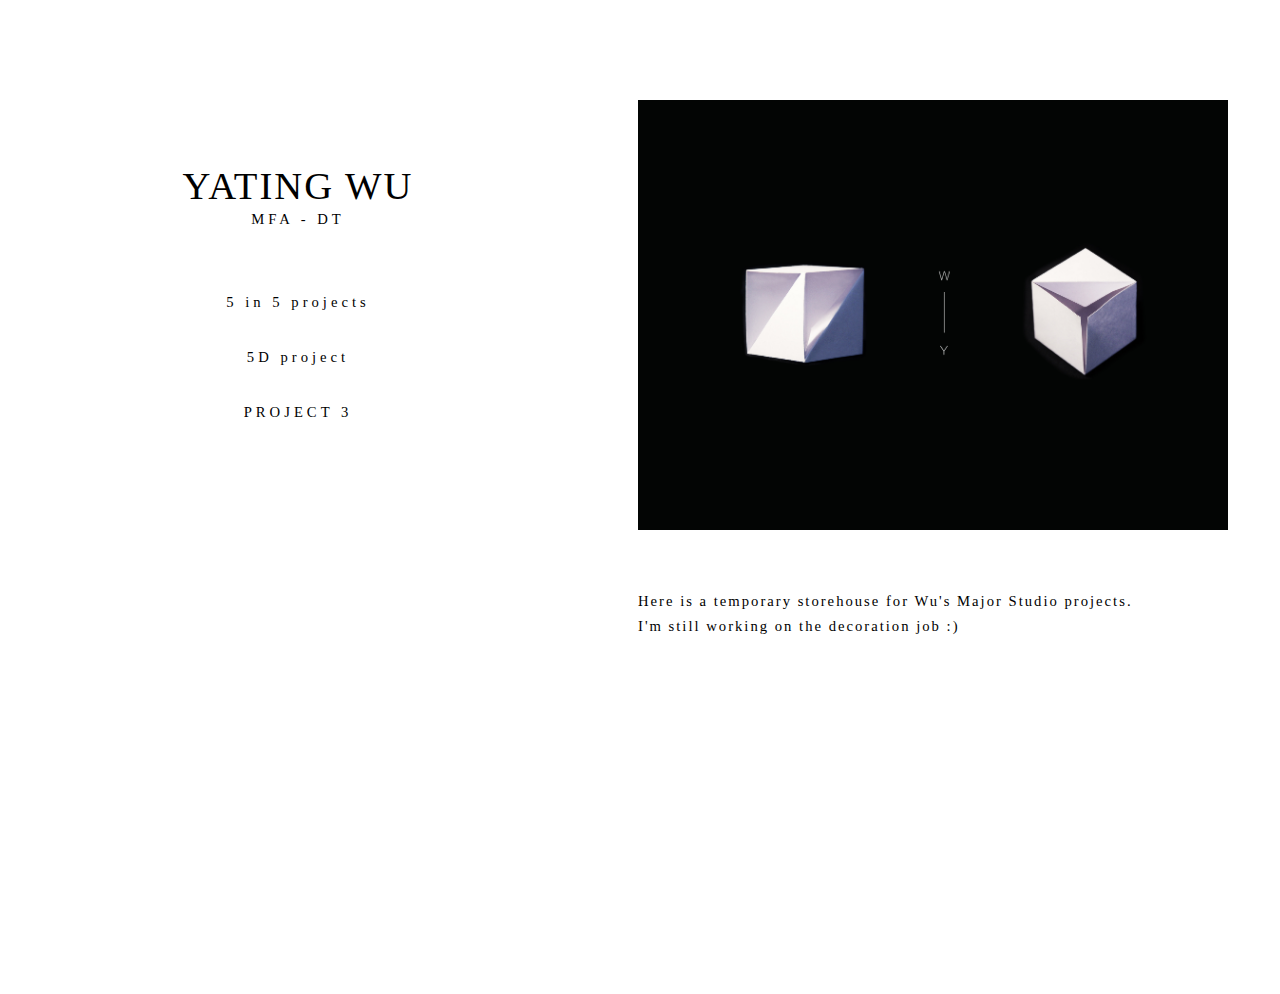
<file: Index.html>
<!DOCTYPE html>
<html lang="en">
<head>
    <meta charset="UTF-8">
    <title>Yating Wu</title>
    <link rel="stylesheet" href="CSS.css">

</head>
<body>
<div class="nav">
    <div class="title">
        <a href="Index.html"><button class="titleword" id="name">YATING WU
        <p class="titleword" id="major">MFA - DT</p></button></a>
    </div>
    <div class="projects">
        <a href="P1.html"><button class="nav-b">5 in 5 projects</button></a>
        <br>
        <a href="P2.html"><button class="nav-b">5D project</button></a>
        <br>
        <a href="P3.html"><button class="nav-b">PROJECT 3</button></a>
    </div>
</div>
<div class="content">
    <div class="project1">
        <img src="img/index.JPG" height="430" width="590"/>
        <p class="description">Here is a temporary storehouse for Wu's Major Studio projects.
            <br>I'm still working on the decoration job :)

        </p>
    </div>

</div>
</body>
</html>
</file>
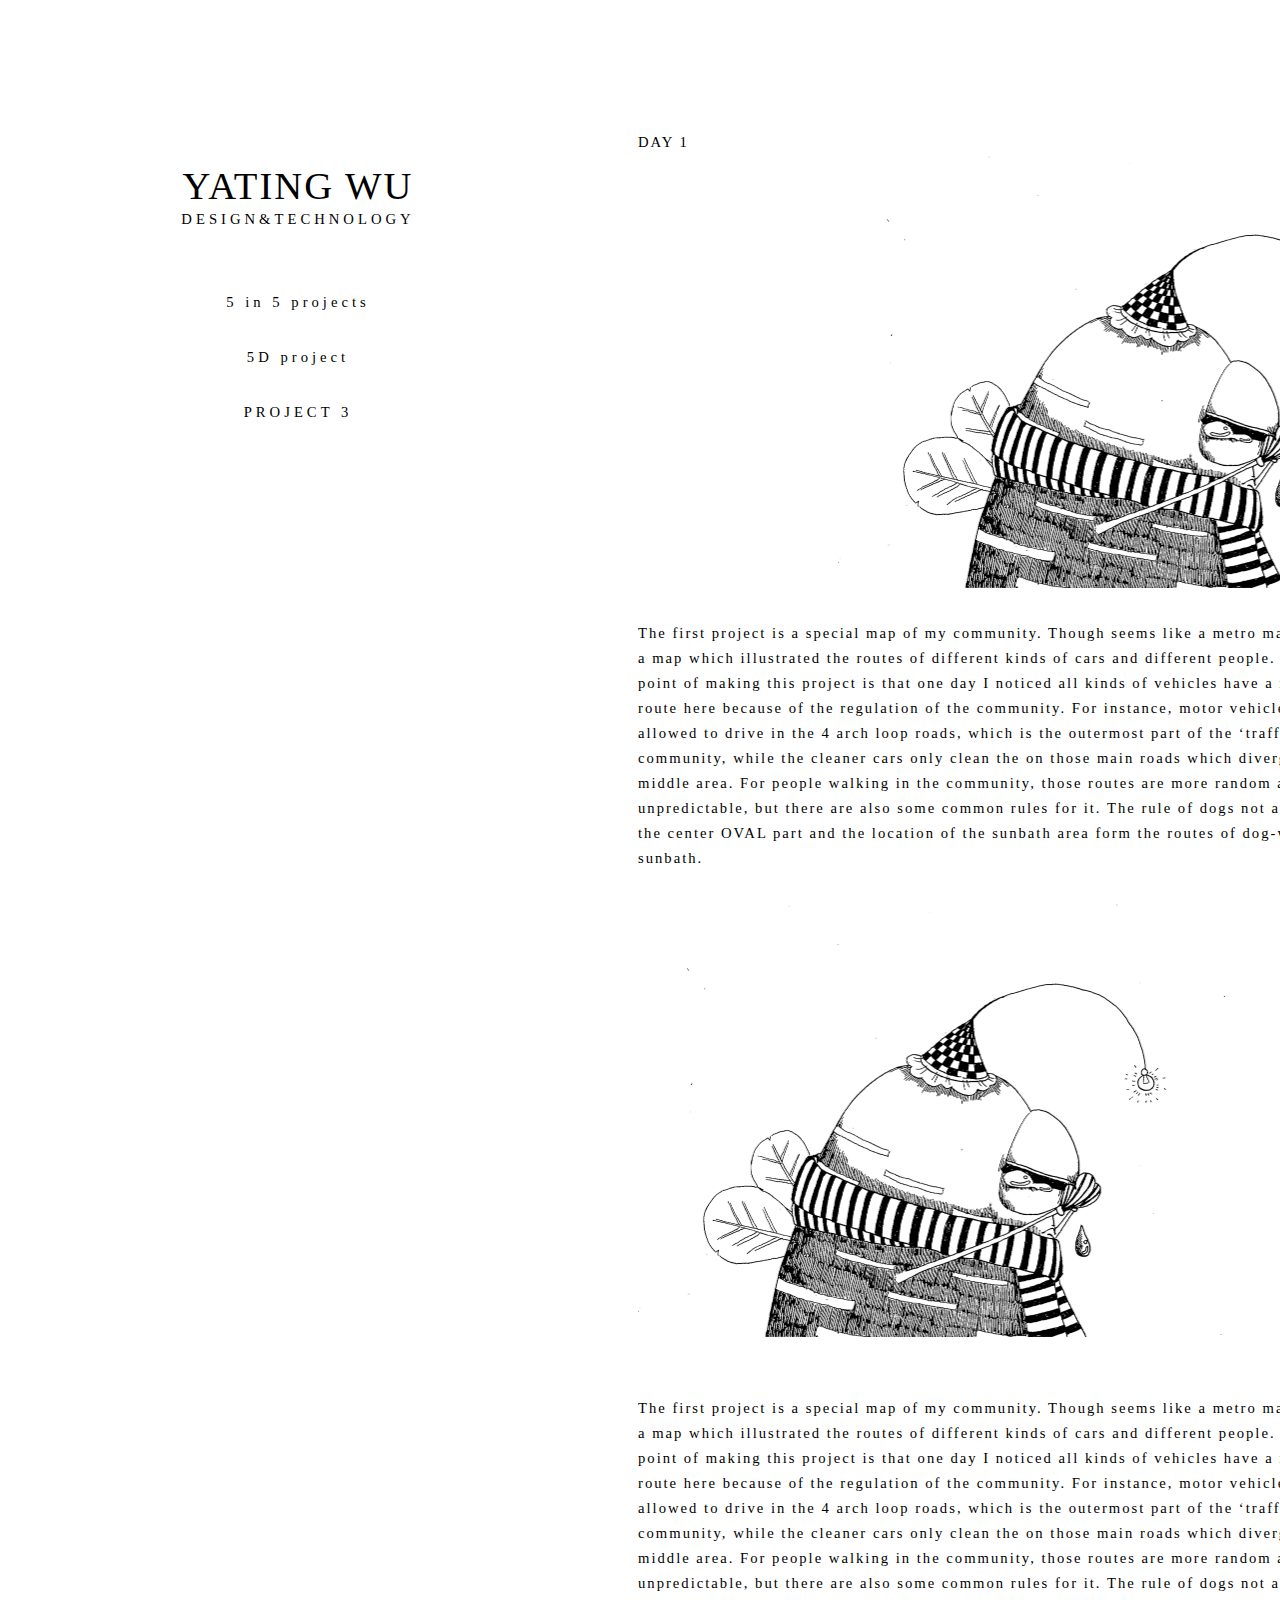
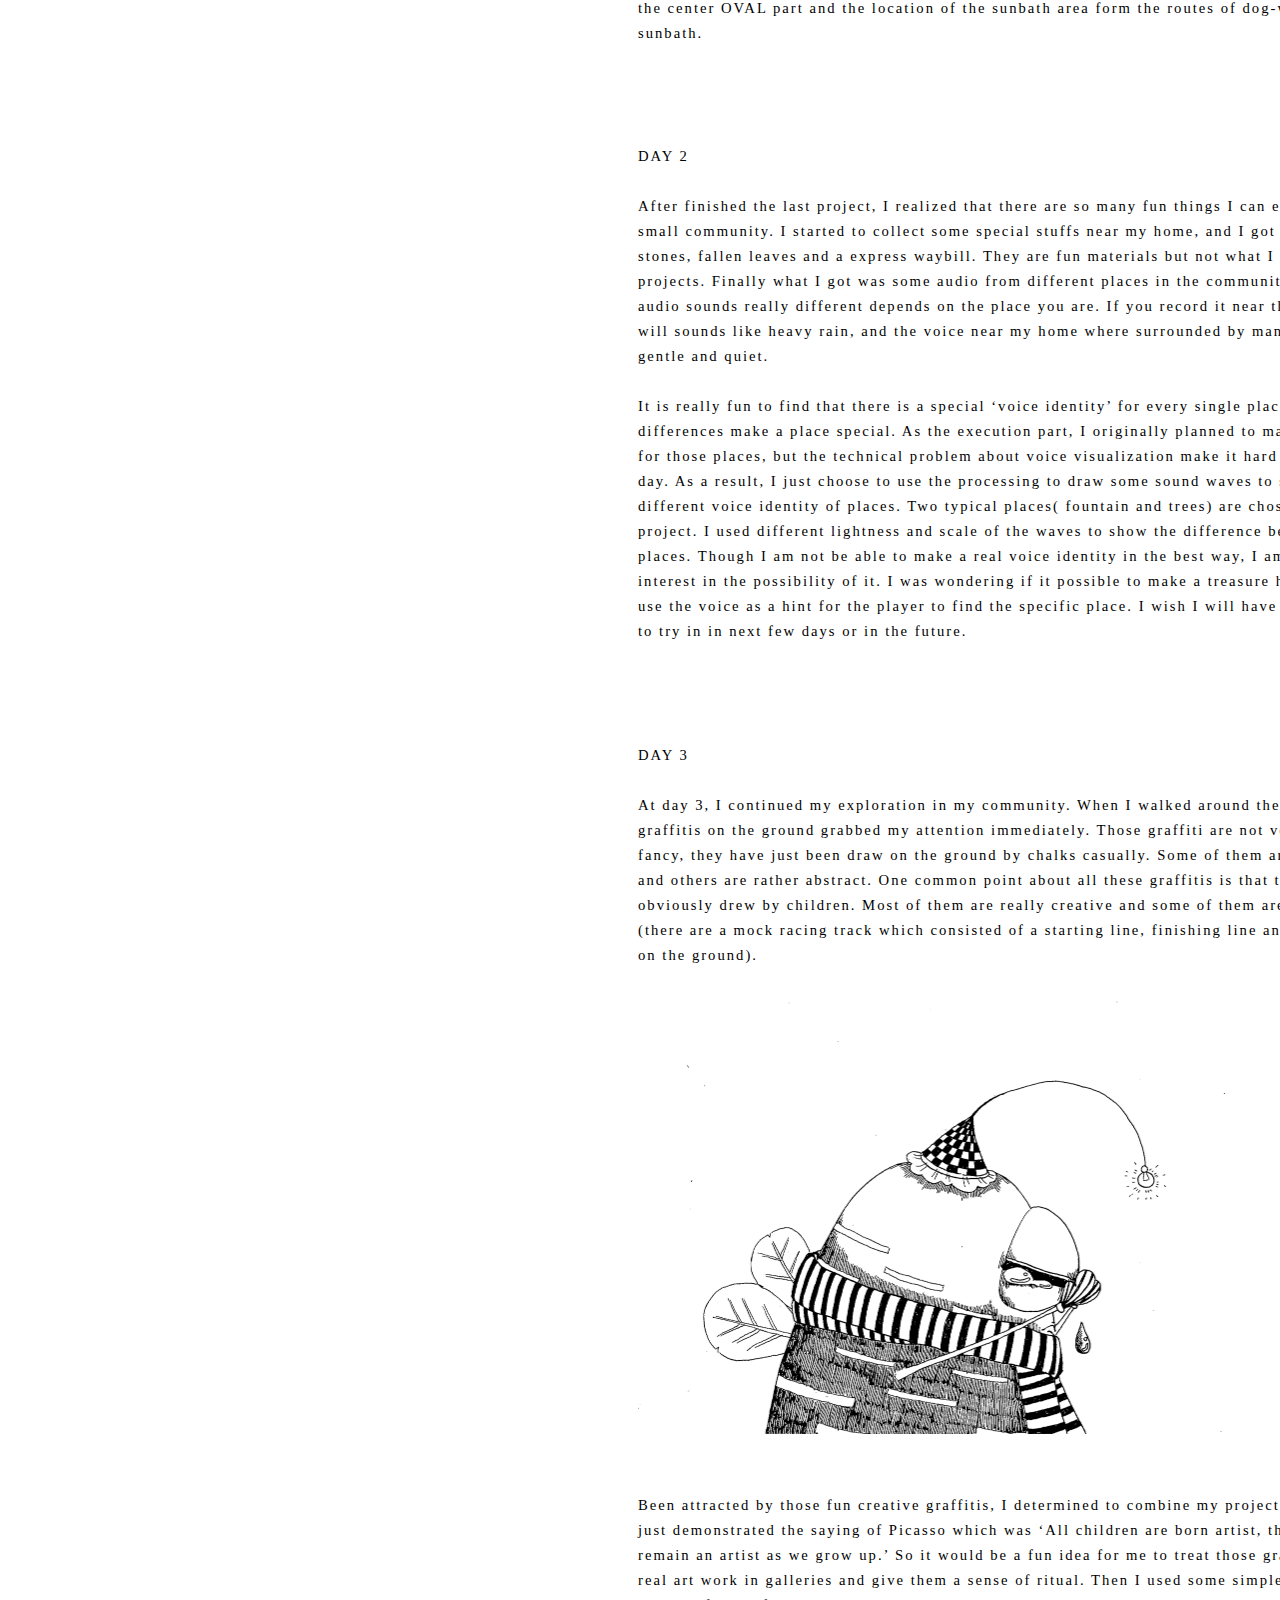
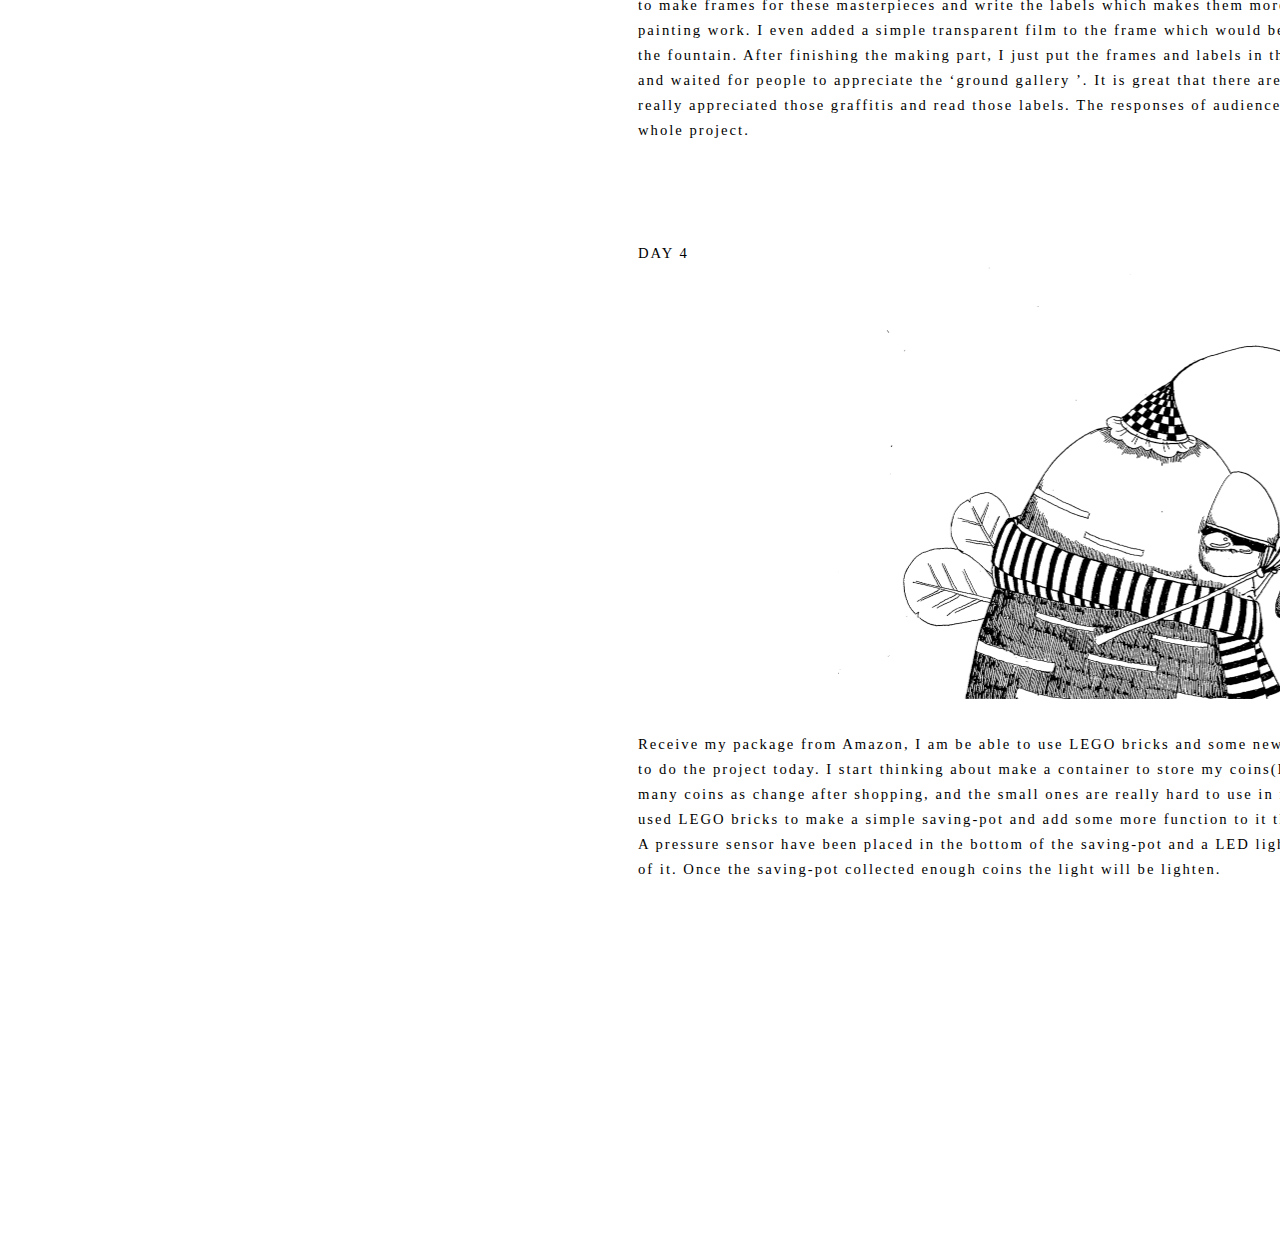
<file: P1.html>
<!DOCTYPE html>
<html lang="en">
<head>
    <meta charset="UTF-8">
    <title>Yating Wu</title>
    <link rel="stylesheet" href="CSS.css">

</head>
<body>
<div class="nav">
    <div class="title">
        <a href="Index.html"><button class="titleword" id="name">YATING WU
            <p class="titleword" id="major">DESIGN&TECHNOLOGY</p></button></a>
    </div>
    <div class="projects">
        <a href="P1.html"><button class="nav-b">5 in 5 projects</button></a>
        <br>
        <a href="P2.html"><button class="nav-b">5D project</button></a>
        <br>
        <a href="P3.html"><button class="nav-b">PROJECT 3</button></a>
    </div>
</div>
<div class="content">
    <div class="project1">
        
        
        <p class="description">
        DAY 1
        <br>
        <img src="img/001.JPG" height="433" width="590"/>
        <br>
        The first project is a special map of my community. Though seems like a metro map, it is actually  a map which illustrated the routes of different kinds of cars and different people. The starting point of making this project is that one day I noticed all kinds of vehicles have a relatively fixed route here because of the regulation of the community. For instance, motor vehicles are only allowed to drive in the 4 arch loop roads, which is the outermost part of the ‘traffic system’ of community, while the cleaner cars only clean the on those main roads which diverging from the middle area. For people walking in the community, those routes are more random and unpredictable, but there are also some common rules for it. The rule of dogs not allowing to go to the center OVAL part and the location of the sunbath area form the routes of dog-walking and sunbath.</p>
        <br>
        <img src="img/001.JPG" height="433" width="590"/>
        <p class="description">
            The first project is a special map of my community. Though seems like a metro map, it is actually  a map which illustrated the routes of different kinds of cars and different people. The starting point of making this project is that one day I noticed all kinds of vehicles have a relatively fixed route here because of the regulation of the community. For instance, motor vehicles are only allowed to drive in the 4 arch loop roads, which is the outermost part of the ‘traffic system’ of community, while the cleaner cars only clean the on those main roads which diverging from the middle area. For people walking in the community, those routes are more random and unpredictable, but there are also some common rules for it. The rule of dogs not allowing to go to the center OVAL part and the location of the sunbath area form the routes of dog-walking and sunbath.
        </p>
        <br>
        <br>
        <br>
        <p class="description">
        DAY 2
        <br>
        <br>
        After finished the last project, I realized that there are so many fun things I can explore even in a small community. I started to collect some special stuffs near my home, and I got some little stones, fallen leaves and a express waybill. They are fun materials but not what I need for my projects. Finally what I got was some audio from different places in the community. Because those audio sounds really different depends on the place you are. If you record it near the fountain, it will sounds like heavy rain, and the voice near my home where surrounded by many trees is more gentle and quiet.
        <br>
        <br>
        It is really fun to find that there is a special ‘voice identity’ for every single places. Those subtle differences make a place special. As the execution part, I originally planned to make the identity for those places, but the technical problem about voice visualization make it hard to finish in one day. As a result, I just choose to use the processing to draw some sound waves to show the different voice identity of places. Two typical places( fountain and trees) are chosen to make the project. I used different lightness and scale of the waves to show the difference between different places. Though I am not be able to make a real voice identity in the best way, I am still really interest in the possibility of it. I was wondering if it possible to make a treasure hunt game which use the voice as a hint for the player to find the specific place. I wish I will have appropriate time to try in in next few days or in the future.
        </p>
        <br>
        <br>
        <br>
        <p class="description">
        DAY 3
        <br>
        <br>
        At day 3, I continued my exploration in my community. When I walked around the fountain, some graffitis on the ground grabbed my attention immediately. Those graffiti are not very delicate or fancy, they have just been draw on the ground by chalks casually. Some of them are figure painting and others are rather abstract. One common point about all these graffitis is that they are obviously drew by children. Most of them are really creative and some of them are even practical (there are a mock racing track which consisted of a starting line, finishing line and cheer up words on the ground).</p>
        <br>
        <img src="img/001.JPG" height="433" width="590"/>
        <p class="description">
            Been attracted by those fun creative graffitis, I determined to combine my project with them. They just demonstrated the saying of Picasso which was ‘All children are born artist, the problem is to remain an artist as we grow up.’ So it would be a fun idea for me to treat those graffitis just like real art work in galleries and give them a sense of ritual. Then I used some simple material I have to make frames for these masterpieces and write the labels which makes them more like a real painting work. I even added a simple transparent film to the frame which would be placed closed to the fountain. After finishing the making part, I just put the frames and labels in the proper place and waited for people to appreciate the ‘ground gallery ’. It is great that there are many people really appreciated those graffitis and read those labels. The responses of audience make up the whole project.

        </p>
        <br>
        <br>
        <br>
        <p class="description">
        DAY 4
        <br>
         <img src="img/001.JPG" height="433" width="590"/>
        <br>
        Receive my package from Amazon, I am be able to use LEGO bricks and some new sensor/module to do the project today. I start thinking about make a container to store my coins(I always got many coins as change after shopping, and the small ones are really hard to use in most cases). I used LEGO bricks to make a simple saving-pot and add some more function to it through arduino. A pressure sensor have been placed in the bottom of the saving-pot and a LED light is on the top of it. Once the saving-pot collected enough coins the light will be lighten. 
       </p>
    </div>
</div>
</body>
</html>
</file>
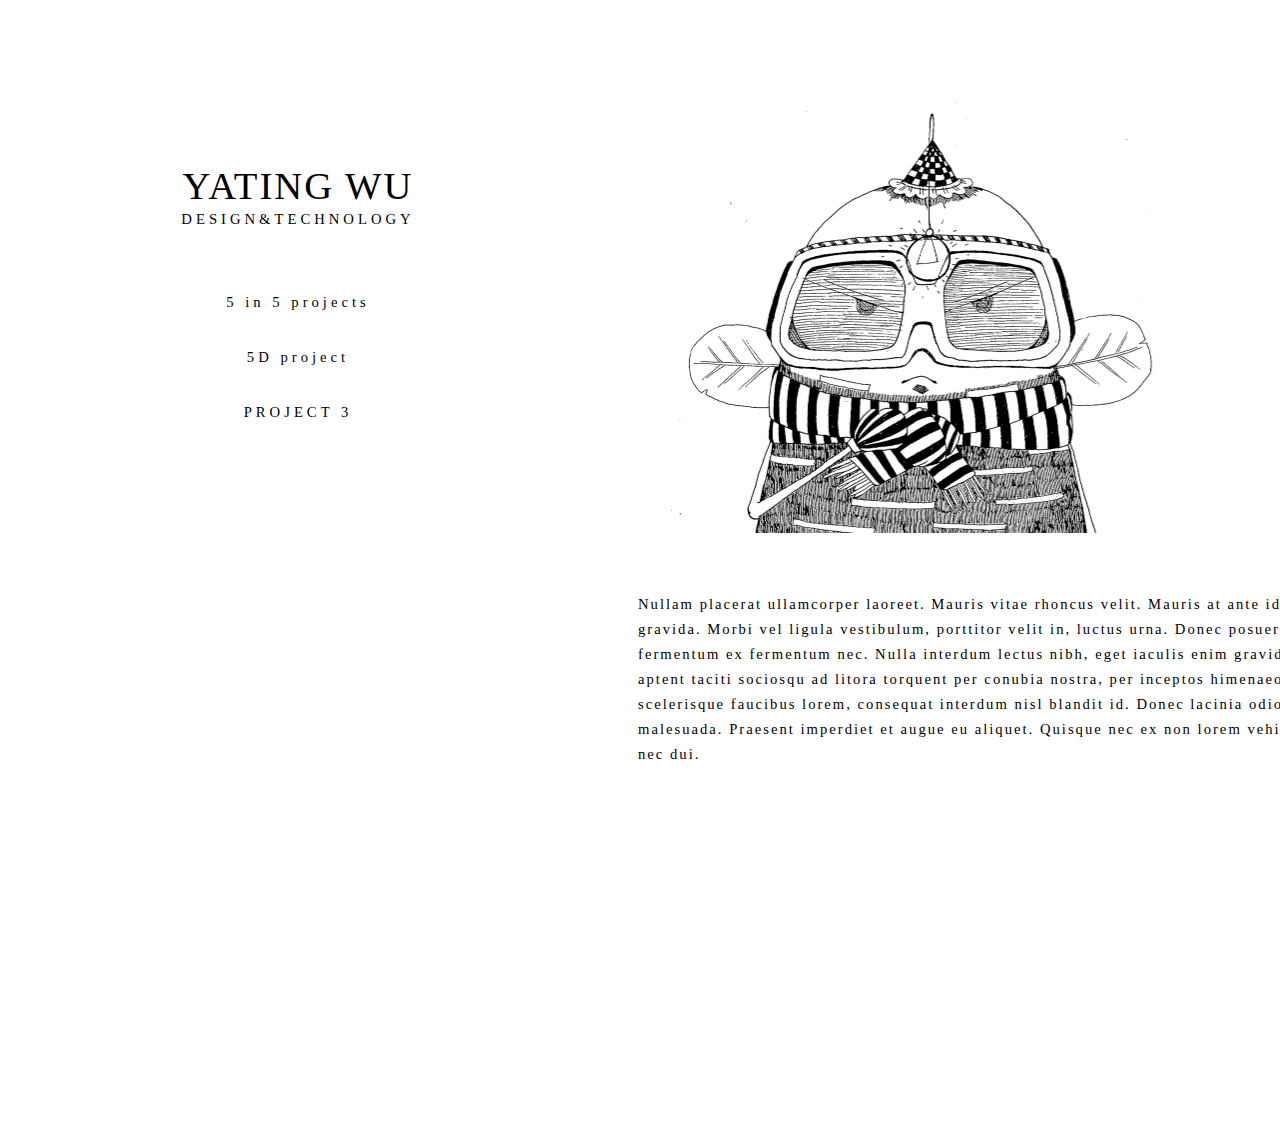
<file: P2.html>
<!DOCTYPE html>
<html lang="en">
<head>
    <meta charset="UTF-8">
    <title>Yating Wu</title>
    <link rel="stylesheet" href="CSS.css">

</head>
<body>
<div class="nav">
    <div class="title">
        <a href="Index.html"><button class="titleword" id="name">YATING WU
            <p class="titleword" id="major">DESIGN&TECHNOLOGY</p></button></a>
    </div>
    <div class="projects">
        <a href="P1.html"><button class="nav-b">5 in 5 projects</button></a>
        <br>
        <a href="P2.html"><button class="nav-b">5D project</button></a>
        <br>
        <a href="P3.html"><button class="nav-b">PROJECT 3</button></a>
    </div>
</div>
<div class="content">

    <div class="project2">
        <img src="img/002.JPG" height="433" width="590"/>
        <p class="description">Nullam placerat ullamcorper laoreet. Mauris vitae rhoncus velit. Mauris at ante id dui aliquet gravida. Morbi vel ligula vestibulum, porttitor velit in, luctus urna. Donec posuere ex tellus, nec fermentum ex fermentum nec. Nulla interdum lectus nibh, eget iaculis enim gravida sed. Class aptent taciti sociosqu ad litora torquent per conubia nostra, per inceptos himenaeos. Phasellus scelerisque faucibus lorem, consequat interdum nisl blandit id. Donec lacinia odio nec dictum malesuada. Praesent imperdiet et augue eu aliquet. Quisque nec ex non lorem vehicula suscipit in nec dui.

        </p>
    </div>

</div>
</body>
</html>
</file>
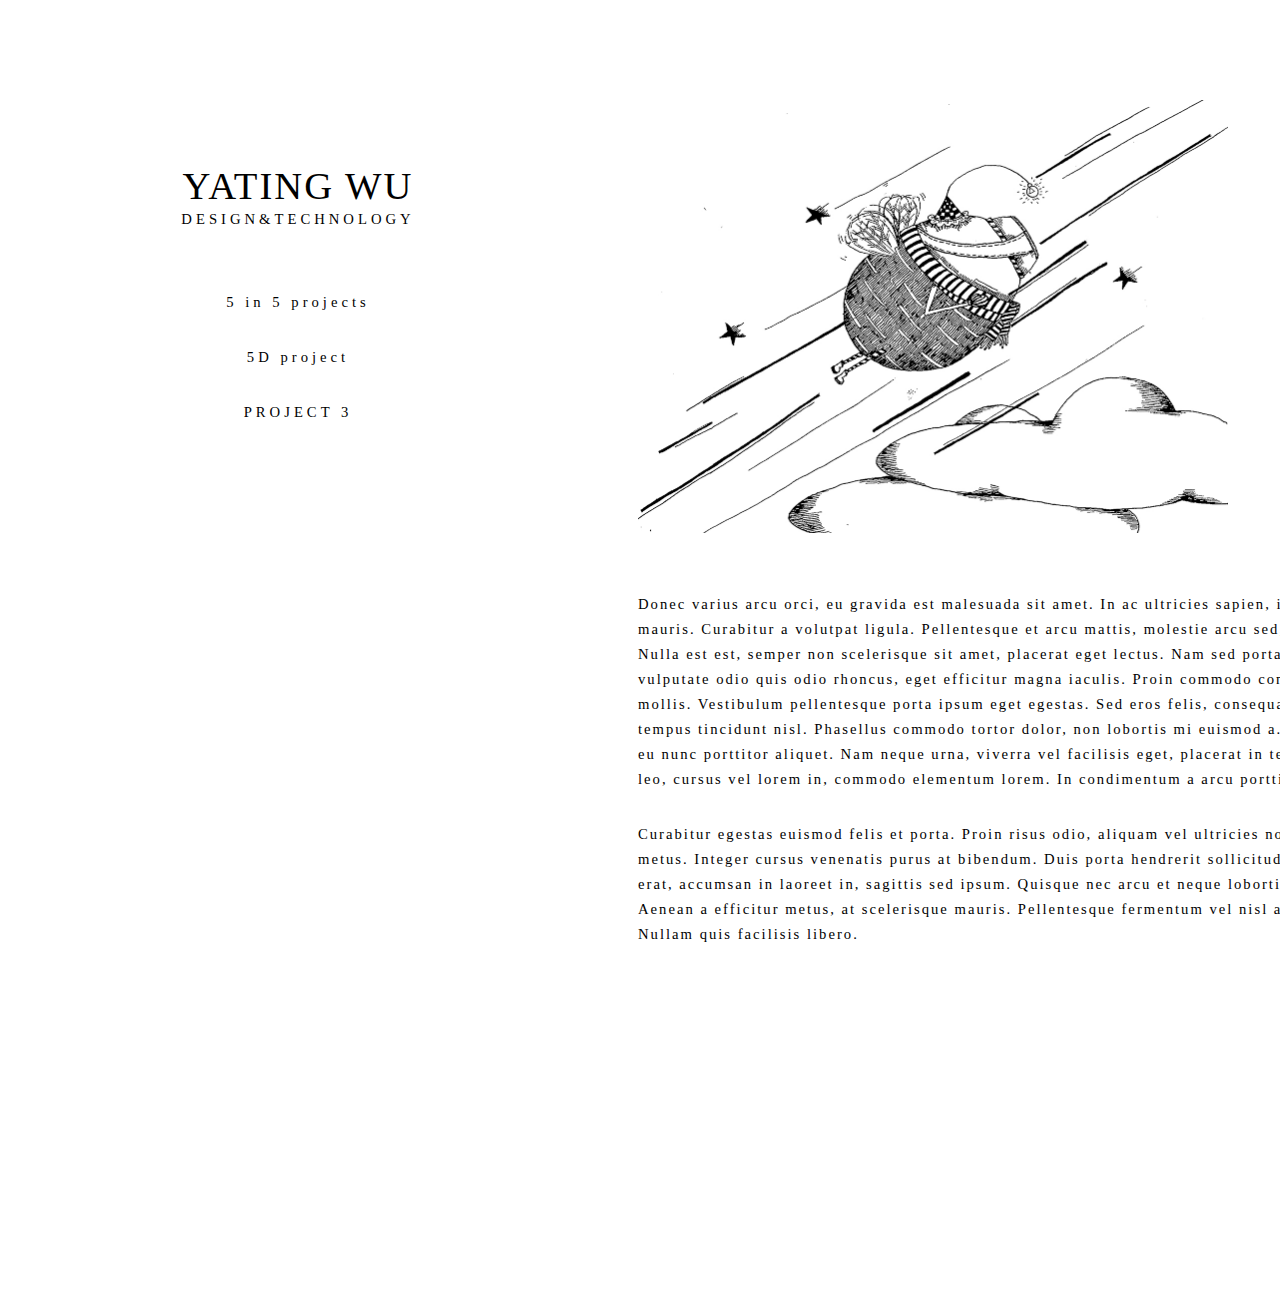
<file: P3.html>
<!DOCTYPE html>
<html lang="en">
<head>
    <meta charset="UTF-8">
    <title>Yating Wu</title>
    <link rel="stylesheet" href="CSS.css">

</head>
<body>
<div class="nav">
    <div class="title">
        <a href="Index.html"><button class="titleword" id="name">YATING WU
            <p class="titleword" id="major">DESIGN&TECHNOLOGY</p></button></a>
    </div>
    <div class="projects">
        <a href="P1.html"><button class="nav-b">5 in 5 projects</button></a>
        <br>
        <a href="P2.html"><button class="nav-b">5D project</button></a>
        <br>
        <a href="P3.html"><button class="nav-b">PROJECT 3</button></a>
    </div>
</div>
<div class="content">

    <div class="project3">
        <img src="img/003.JPG" height="433" width="590"/>
       <p class="description">
           Donec varius arcu orci, eu gravida est malesuada sit amet. In ac ultricies sapien, id dignissim mauris. Curabitur a volutpat ligula. Pellentesque et arcu mattis, molestie arcu sed, mollis mi. Nulla est est, semper non scelerisque sit amet, placerat eget lectus. Nam sed porta elit. Proin vulputate odio quis odio rhoncus, eget efficitur magna iaculis. Proin commodo convallis eros vel mollis. Vestibulum pellentesque porta ipsum eget egestas. Sed eros felis, consequat sed odio id, tempus tincidunt nisl. Phasellus commodo tortor dolor, non lobortis mi euismod a. Cras varius orci eu nunc porttitor aliquet. Nam neque urna, viverra vel facilisis eget, placerat in tellus. Duis libero leo, cursus vel lorem in, commodo elementum lorem. In condimentum a arcu porttitor congue.</p>

        <p class="description">Curabitur egestas euismod felis et porta. Proin risus odio, aliquam vel ultricies non, lobortis quis metus. Integer cursus venenatis purus at bibendum. Duis porta hendrerit sollicitudin. Nunc magna erat, accumsan in laoreet in, sagittis sed ipsum. Quisque nec arcu et neque lobortis condimentum. Aenean a efficitur metus, at scelerisque mauris. Pellentesque fermentum vel nisl ac pretium. Nullam quis facilisis libero.
       </p>
    </div>
</div>
</body>
</html>
</file>
<file: CSS.css>
.nav{
    margin-left: 140px;
    margin-top: 160px;
}
.titleword{
    font-family: "Open Sans" ;
    margin: 3px 0;
}
#name{
    font-size: 29pt;
    letter-spacing: 2px;
}
#major{
    font-size: 11pt;
    letter-spacing: 4px;
    font-weight: lighter;
}
.projects{
    margin-top: 40px;
}
button{
    font-family: "Open Sans";
    font-size: 11pt;
    letter-spacing: 4px;
    font-weight: lighter;
    border: 0;
    background-color: white;
    width: 300px;
    margin: 15px auto;
}
.content{
    position: relative;
    left: 430px;
    top: -340px;
    width: 980px;
}
.description{
    margin-left: 200px;
    font-family: "Open Sans";
    font-size: 11pt;
    letter-spacing: 2px;
    font-weight: lighter;
    line-height: 25px;
    margin-top: 30px;
}
img{
    margin-left: 200px;
    margin-bottom: 25px;
}
.nav-b{
    height: 25px;
    -webkit-transition-duration: 0.4s; /* Safari */
    transition-duration: 0.4s;
}
.nav-b:hover{
    background-color:black;
    color: white;
}
</file>
